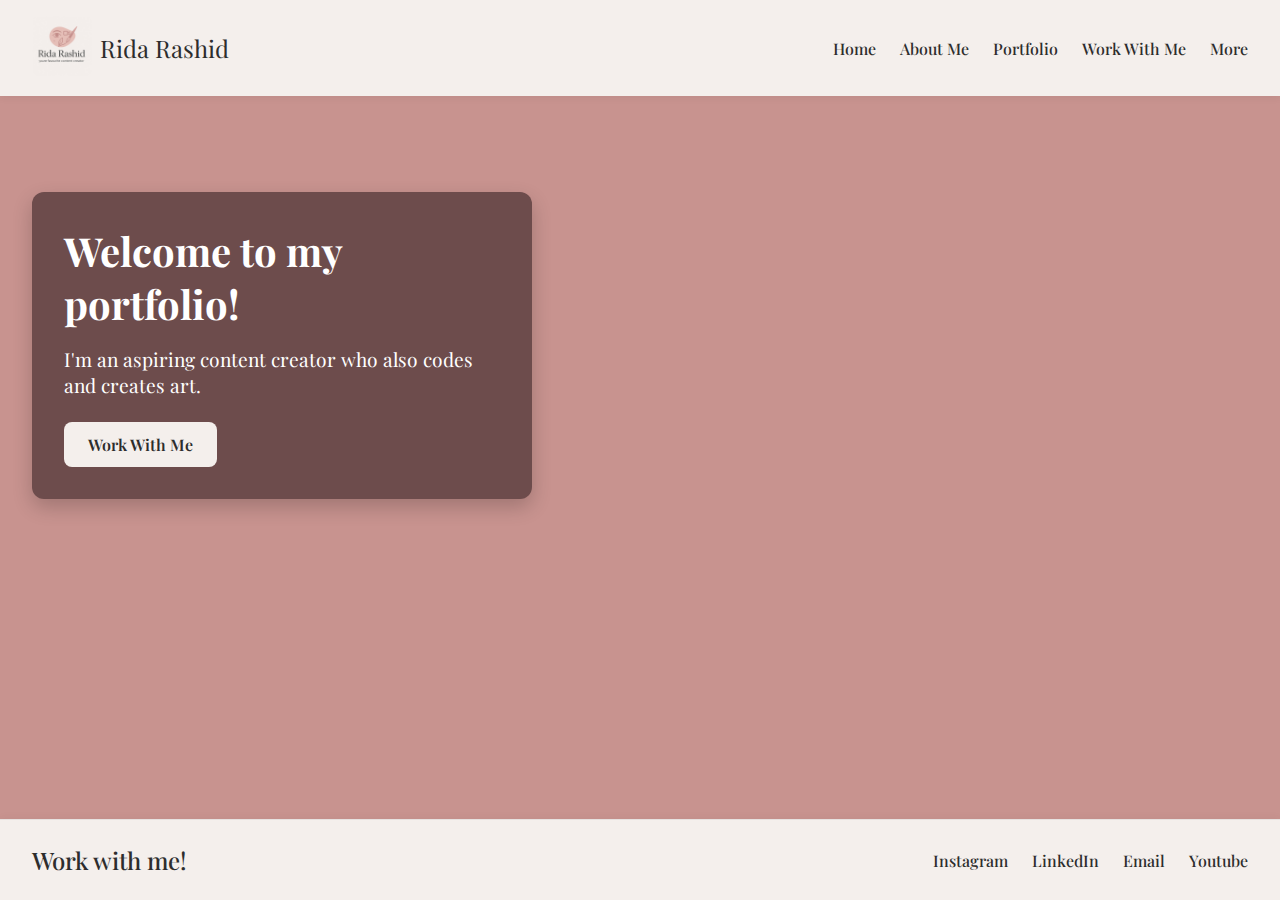
<file: index.html>
<!DOCTYPE html>
<html lang="en">
<head>
  <meta charset="UTF-8" />
  <meta name="viewport" content="width=device-width, initial-scale=1.0" />
  <title>Rida Rashid - Content Creator</title>
  <link href="https://fonts.googleapis.com/css2?family=Playfair+Display:wght@500;700&family=Inter:wght@400;600&display=swap" rel="stylesheet">
  <link rel="stylesheet" href="index.css">
</head>
<body>
<div class="wrapper">
  
    <nav>
        <div class="nav-logo-group">
          <a href="#home">
          <img src="logo.jpeg" alt="Logo" class="nav-logo-img" />
          </a>
          <span class="nav-logo-text">Rida Rashid</span>
        </div>

        <div class="nav-links">
          <a href="index.html">Home</a>
          <a href="about.html">About Me</a>
          <a href="portfolio.html">Portfolio</a>
          <a href="work.html">Work With Me</a>
          <a href="more.html">More</a>
        </div>
      </nav>

    <main>
      <header class="banner-video">
        <div class="overlay"></div>
        <div class="banner-content">
          <div class="text-box">
            <h1>Welcome to my portfolio!</h1>
            <p>I'm an aspiring content creator who also codes and creates art.</p>
            <a href="work.html" class="hero-btn">Work With Me</a>
          </div>
          
    <div class="big-card">
      <div class="big-card-text">Hey There!</div>
    </div>
        </div>
      </header>
    </main>

    <footer>
      <div class="footer-content">
        <div class="footer-logo">Work with me!</div>
      <div class="footer-links">
        <a href="https://www.instagram.com/urfavv006/" target="_blank">Instagram</a>
        <a href="https://www.linkedin.com/feed/" target="_blank">LinkedIn</a>
        <a href="rii.ae71@gmail.com">Email</a>
        <a href="https://www.youtube.com/@Riiae">Youtube</a>
      </div>
      </div>
    </footer>
</div>
</body>
</html>
</file>
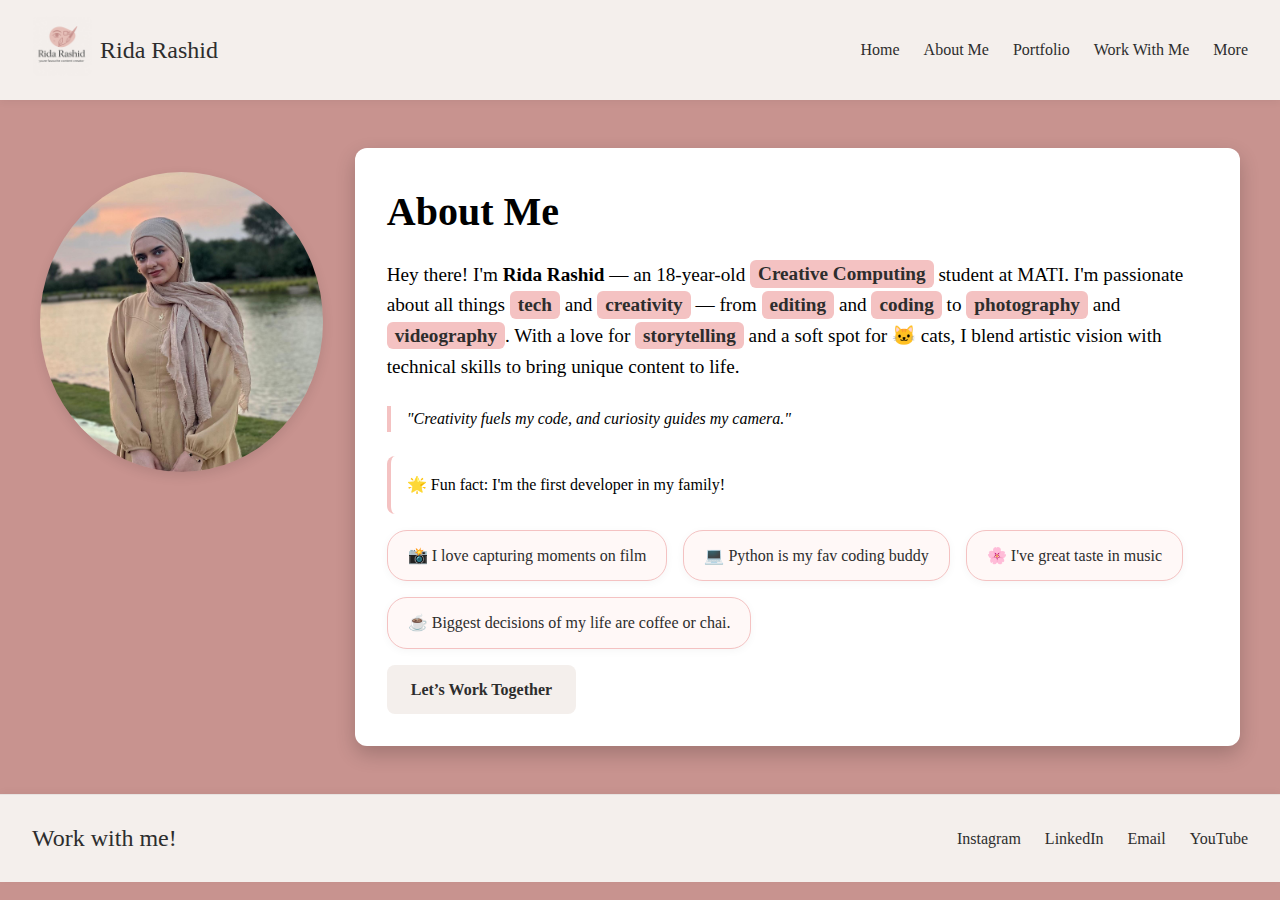
<file: about.html>
<!DOCTYPE html>
<html lang="en">
<head>
  <meta charset="UTF-8" />
  <meta name="viewport" content="width=device-width, initial-scale=1.0"/>
  <title>About Me - Rida Rashid</title>
  <link rel="stylesheet" href="about.css" />
</head>
<body>
  <nav>
    <div class="nav-logo-group">
      <a href="home.html">
        <img src="logo.jpeg" alt="Logo" class="nav-logo-img" />
      </a>
      <span class="nav-logo-text">Rida Rashid</span>
    </div>
    <div class="nav-links">
      <a href="index.html">Home</a>
      <a href="about.html">About Me</a>
      <a href="portfolio.html">Portfolio</a>
      <a href="work.html">Work With Me</a>
      <a href="more.html">More</a>
    </div>
  </nav>

  <main>
    <section class="about-layout">
      <img src="pfp.jpeg" alt="Rida Rashid" class="profile-img" />
      
      <div class="about-box">
        <h1>About Me</h1>
        <p>
          Hey there! I'm <strong>Rida Rashid</strong> — an 18-year-old <span class="highlight">Creative Computing</span> student at MATI.  
          I'm passionate about all things <span class="highlight">tech</span> and <span class="highlight">creativity</span> — from  
          <span class="highlight">editing</span> and <span class="highlight">coding</span> to <span class="highlight">photography</span> and <span class="highlight">videography</span>.  
          With a love for <span class="highlight">storytelling</span> and a soft spot for 🐱 cats, I blend artistic vision with technical skills  
          to bring unique content to life.
        </p>
        <blockquote class="motto">
          "Creativity fuels my code, and curiosity guides my camera."
        </blockquote>
        <div class="fun-fact">
          🌟 Fun fact: I'm the first developer in my family!
        </div>
        <div class="info-bubbles">
  <div class="bubble">📸 I love capturing moments on film</div>
  <div class="bubble">💻 Python is my fav coding buddy</div>
  <div class="bubble">🌸 I've great taste in music</div>
  <div class="bubble">☕ Biggest decisions of my life are coffee or chai.</div>
</div>

        <a href="work.html" class="hero-btn">Let’s Work Together</a>
      </div>
    </section>
  </main>

  <footer>
    <div class="footer-content">
      <div class="footer-logo">Work with me!</div>
      <div class="footer-links">
        <a href="https://www.instagram.com/urfavv006/" target="_blank">Instagram</a>
        <a href="https://www.linkedin.com/feed/" target="_blank">LinkedIn</a>
        <a href="mailto:rii.ae71@gmail.com">Email</a>
        <a href="https://www.youtube.com/@Riiae" target="_blank">YouTube</a>
      </div>
    </div>
  </footer>
</body>
</html>
</file>
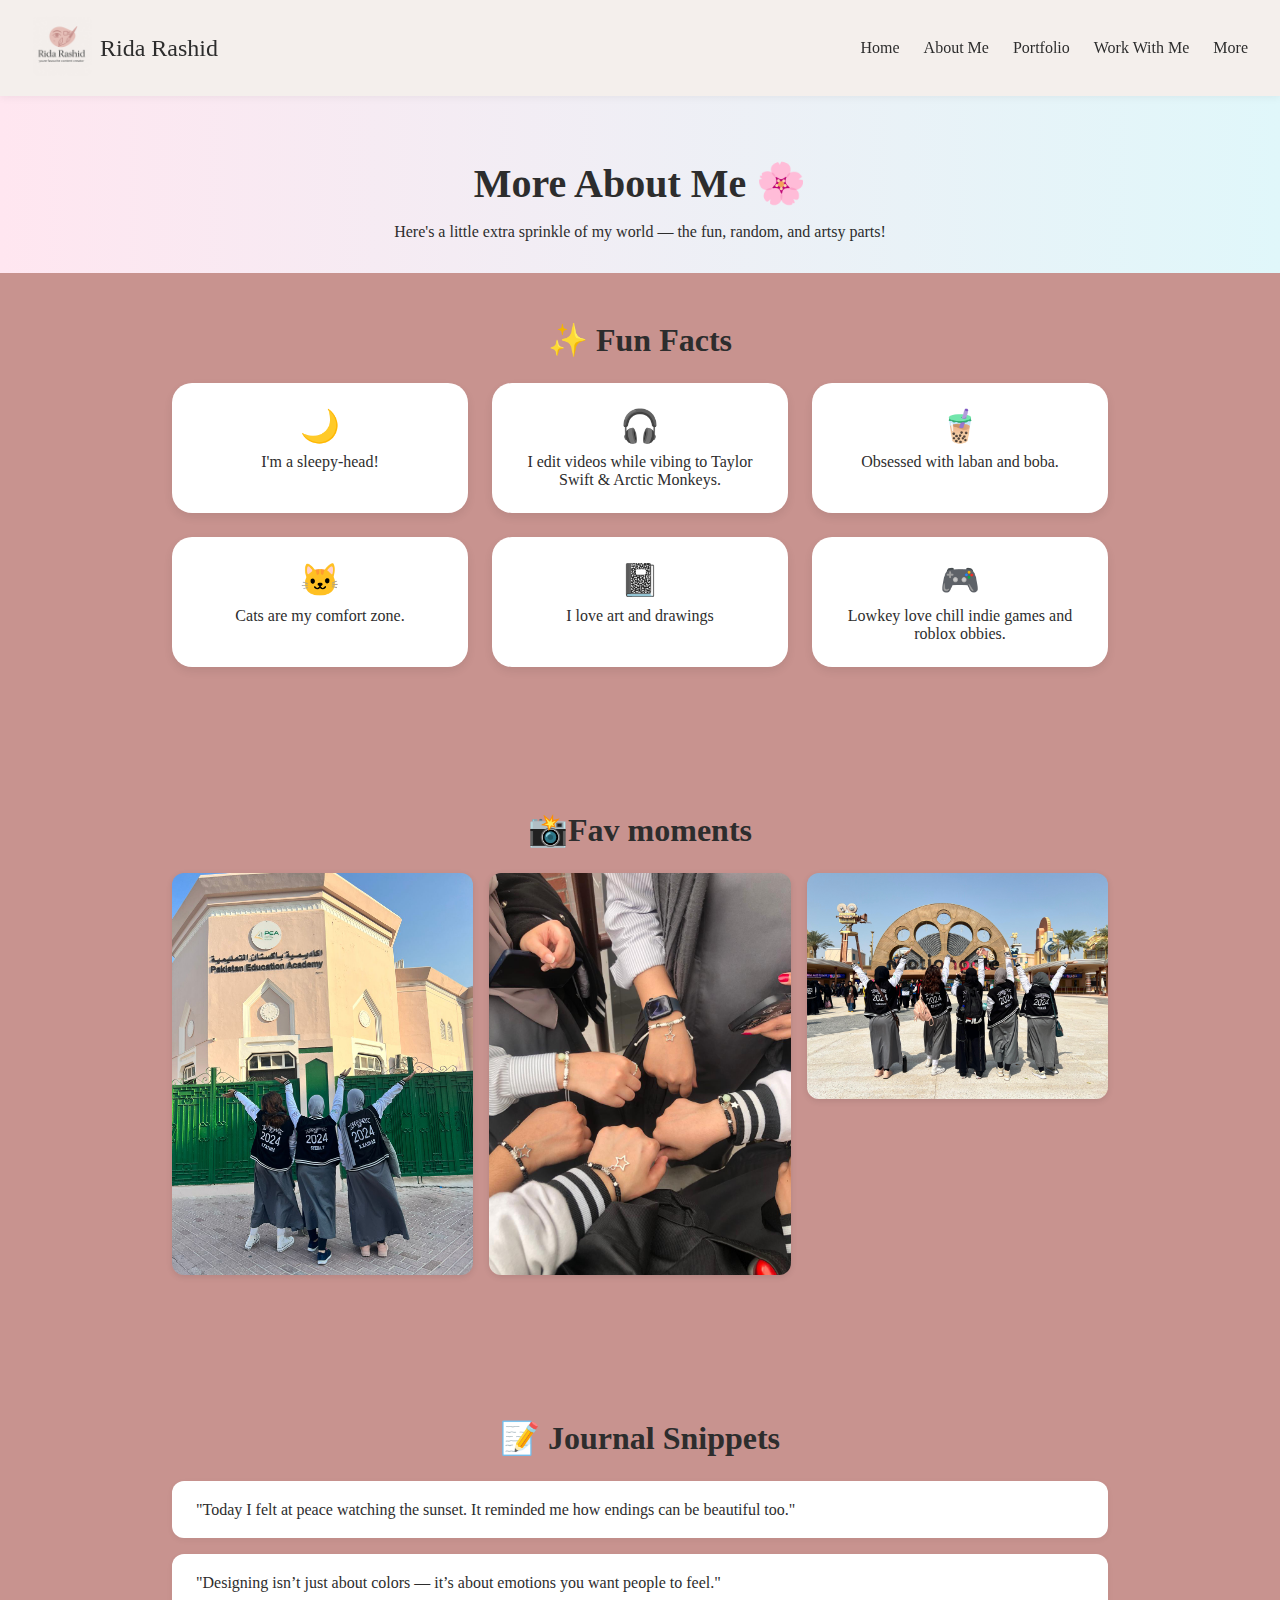
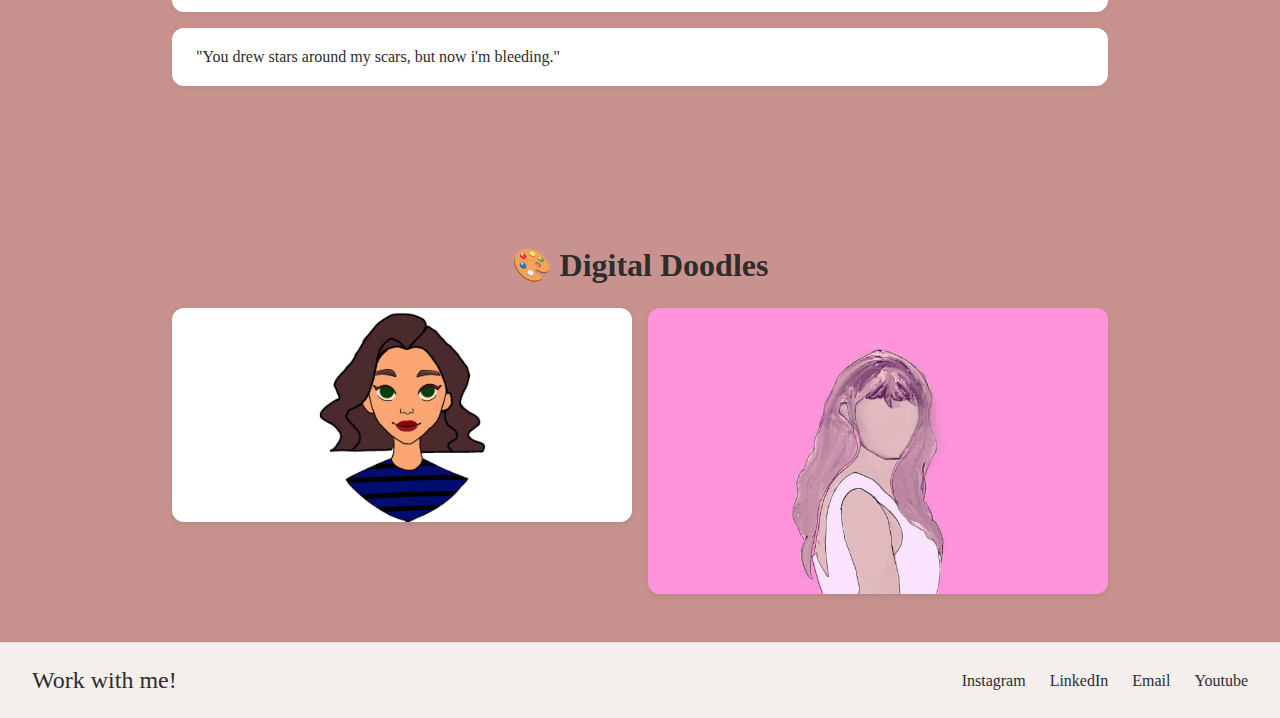
<file: more.html>
<!DOCTYPE html>
<html lang="en">
<head>
    <meta charset="UTF-8">
    <meta name="viewport" content="width=device-width, initial-scale=1.0">
    <title>Document</title>
    <link rel="stylesheet" href="more.css">
</head>
<body>
<!--consistent nav bar-->
    <nav>
        <div class="nav-logo-group">
          <a href="index.html">
          <img src="logo.jpeg" alt="Logo" class="nav-logo-img" />
          </a>
          <span class="nav-logo-text">Rida Rashid</span>
          
        </div>
        <div class="nav-links">
          <a href="index.html">Home</a>
          <a href="about.html">About Me</a>
          <a href="portfolio.html">Portfolio</a>
          <a href="work.html">Work With Me</a>
          <a href="more.html">More</a>
        </div>
      </nav>
  <header>
          <h1>More About Me 🌸</h1>
    <p>Here's a little extra sprinkle of my world — the fun, random, and artsy parts!</p>
  </header>
<!--fun facts section-->
  <section class="fun-facts">
    <h2 class="section-title">✨ Fun Facts</h2>
    <div class="fun-facts-grid">
      <div class="fact-tile"><span>🌙</span> I'm a sleepy-head!</div>
      <div class="fact-tile"><span>🎧</span> I edit videos while vibing to Taylor Swift & Arctic Monkeys.</div>
      <div class="fact-tile"><span>🧋</span> Obsessed with laban and boba.</div>
      <div class="fact-tile"><span>🐱</span> Cats are my comfort zone.</div>
      <div class="fact-tile"><span>📓</span> I love art and drawings</div>
      <div class="fact-tile"><span>🎮</span> Lowkey love chill indie games and roblox obbies.</div>
    </div>
  </section>
<!--pic gallery section-->
  <section class="gallery">
    <h2 class="section-title">📸Fav moments</h2>
    <div class="gallery-grid">
      <img src="meow1.jpg" alt="Travel 1">
      <img src="meow2.jpg" alt="Travel 2">
      <img src="meow3.jpg" alt="Travel 3">
    </div>
  </section>
<!--journal section-->
  <section class="journal">
    <h2 class="section-title">📝 Journal Snippets</h2>
    <p>"Today I felt at peace watching the sunset. It reminded me how endings can be beautiful too."</p>
    <p>"Designing isn’t just about colors — it’s about emotions you want people to feel."</p>
    <p>"You drew stars around my scars, but now i'm bleeding."</p>

  </section>
<!--doodles section-->
  <section class="doodles">
    <h2 class="section-title">🎨 Digital Doodles</h2>
    <div class="doodle-grid">
      <img src="draw1.jpeg" alt="Doodle 1">
      <img src="draw2.jpeg" alt="Doodle 2">
    </div>
  </section>
  <!--footer-->
    <footer>
      <div class="footer-content">
        <div class="footer-logo">Work with me!</div>
      <div class="footer-links">
        <a href="https://www.instagram.com/urfavv006/" target="_blank">Instagram</a>
        <a href="https://www.linkedin.com/feed/" target="_blank">LinkedIn</a>
        <a href="rii.ae71@gmail.com">Email</a>
        <a href="https://www.youtube.com/@Riiae">Youtube</a>
      </div>
      </div>
    </footer>
    
</body>
</html>
</file>
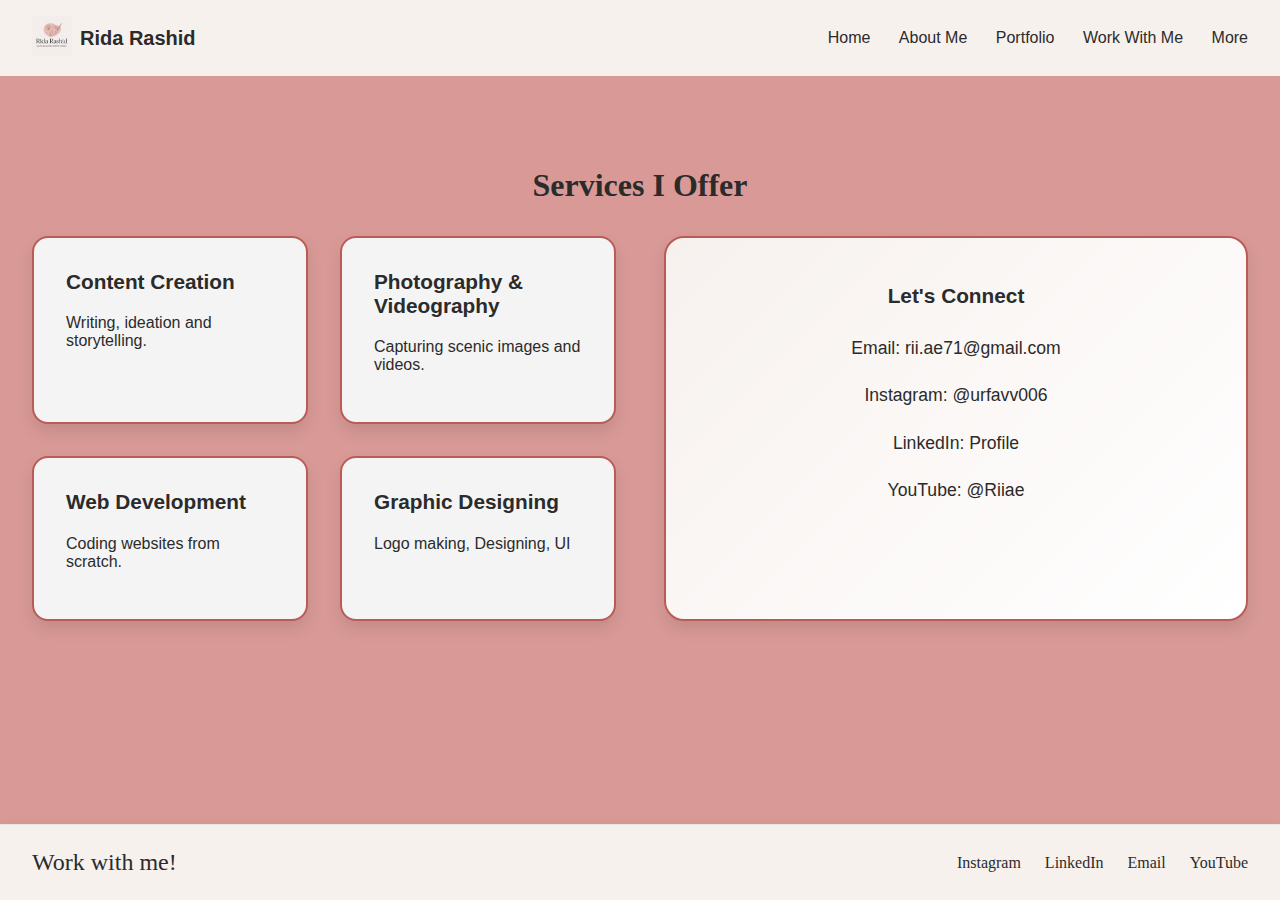
<file: work.html>
<!DOCTYPE html>
<html lang="en">
<head>
  <meta charset="UTF-8" />
  <meta name="viewport" content="width=device-width, initial-scale=1.0"/>
  <title>Work With Me</title>
  <link rel="stylesheet" href="work.css" />
</head>
<body>
  <nav>
    <div class="nav-logo-group">
      <a href="index.html">
        <img src="logo.jpeg" alt="Logo" class="nav-logo-img" />
      </a>
      <span class="nav-logo-text">Rida Rashid</span>
    </div>
    <div class="nav-links">
      <a href="index.html">Home</a>
      <a href="about.html">About Me</a>
      <a href="portfolio.html">Portfolio</a>
      <a href="work.html">Work With Me</a>
      <a href="more.html">More</a>
    </div>
  </nav>

  <main class="main-content">
  <section class="work-with-me">
  <h2>Services I Offer</h2>
  <div class="content-wrapper">
    <div class="services-grid">
      <div class="card">
        <h3>Content Creation</h3>
        <p>Writing, ideation and storytelling.</p>
      </div>
      <div class="card">
        <h3>Photography & Videography</h3>
        <p>Capturing scenic images and videos.</p>
      </div>
      <div class="card">
        <h3>Web Development</h3>
        <p>Coding websites from scratch.</p>
      </div>
      <div class="card">
        <h3>Graphic Designing</h3>
        <p>Logo making, Designing, UI</p>
      </div>
    </div>

    <div class="contact-card">
      <h3>Let's Connect</h3>
      <p>Email: rii.ae71@gmail.com</p>
      <p>Instagram: @urfavv006</p>
      <p>LinkedIn: Profile</p>
      <p>YouTube: @Riiae</p>
  </div>
</section>
</main>

  <footer>
    <div class="footer-content">
      <div class="footer-logo">Work with me!</div>
      <div class="footer-links">
        <a href="https://www.instagram.com/urfavv006/" target="_blank">Instagram</a>
        <a href="https://www.linkedin.com/feed/" target="_blank">LinkedIn</a>
        <a href="mailto:rii.ae71@gmail.com">Email</a>
        <a href="https://www.youtube.com/@Riiae" target="_blank">YouTube</a>
      </div>
    </div>
  </footer>

</body>
</html>
</file>
<file: index.css>
:root {
  --primary: #2d2d2d;
  --text-dark: #2d2d2d;
  --background: rgba(200, 147, 143, 1);
}

* {
  margin: 0;
  padding: 0;
  box-sizing: border-box;
}

html, body {
  height: 100%;
  scroll-behavior: smooth;
  font-family: 'Playfair Display', serif;
  background-color: var(--background);
  color: var(--text-dark);
}

/* NAVIGATION STYLES */
nav {
  background-color: rgba(244, 239, 236, 1);
  padding: 1rem 2rem;
  display: flex;
  justify-content: space-between;
  align-items: center;
  box-shadow: 0 2px 8px rgba(0,0,0,0.05);
  position: sticky;
  top: 0;
  z-index: 1000;
}

.nav-logo-group {
  display: flex;
  align-items: center;
  gap: 0.5rem;
}

.nav-logo-img {
  height: 60px;
  width: auto;
  border-radius: 8px;
}

.nav-logo-text {
  font-family: 'Playfair Display', serif;
  font-size: 1.5rem;
  color: var(--primary);
}

.nav-links {
  display: flex;
  gap: 1.5rem;
}

.nav-links a {
  text-decoration: none;
  color: var(--text-dark);
  font-weight: 500;
  position: relative;
  transition: color 0.3s;
}

.nav-links a:hover {
  color: var(--primary);
}

.nav-links a::after {
  content: '';
  position: absolute;
  bottom: -4px;
  left: 0;
  width: 0%;
  height: 2px;
  background-color: var(--primary);
  transition: width 0.3s ease;
}

.nav-links a:hover::after {
  width: 100%;
}

/* WRAPPER & MAIN */
.wrapper {
  display: flex;
  flex-direction: column;
  min-height: 100vh;
}

main {
  flex: 1;
}

/* BANNER STYLES */
.banner-video {
  position: relative;
  padding: 2rem 0;
  background-color: var(--background); /* since you’re not using a video */
  display: flex;
  align-items: center;
  justify-content: flex-start; /* align content to the left */
}

.banner-content {
  display: flex;
  justify-content: space-between;
  align-items: stretch;
  width: 100%;
  padding: 0 2rem;
  margin-top: 4rem;
  flex-wrap: wrap;
  gap: 1.5rem;
}

.big-card {
  background-color: #f4efec;
  border-radius: 12px;
  box-shadow: 0 8px 20px rgba(0, 0, 0, 0.1);
  padding: 2rem;
  display: flex;
  align-items: center;
  justify-content: center;
  flex: 1;
  animation: floatUp 1.4s ease-out forwards;
  animation-delay: 0.6s;
  opacity: 0;
  transform: translateY(30px);
}

.big-card-text {
  font-family: 'Playfair Display', serif;
  font-size: 3.5rem;
  font-weight: 700;
  color: #6d4c4c;
  text-align: center;
}


@keyframes floatUp {
  to {
    opacity: 1;
    transform: translateY(0);
  }
}

.text-box {
  background-color: #6d4c4c;
  color: white;
  padding: 2rem;
  border-radius: 12px;
  max-width: 500px;
  box-shadow: 0 8px 20px rgba(0, 0, 0, 0.2);
  font-family: 'Playfair Display', serif;
  flex: 1;
}

.text-box h1 {
  font-size: 2.5rem;
  margin-bottom: 1rem;
}

.text-box p {
  font-size: 1.2rem;
  margin-bottom: 1.5rem;
}

.hero-btn {
  display: inline-block;
  padding: 0.75rem 1.5rem;
  background-color: #f4efec;
  color: #2d2d2d;
  font-weight: 600;
  text-decoration: none;
  border-radius: 8px;
  transition: background-color 0.3s ease;
}

.hero-btn:hover {
  background-color: #ffffff;
}

/* RESPONSIVE HERO */
@media (max-width: 768px) {
  .banner-content {
    left: 50%;
    transform: translate(-50%, -50%);
    padding: 1rem;
  }

  .banner-content .text-box {
    text-align: center;
    padding: 1.5rem;
  }

  .banner-content h1 {
    font-size: 2.2rem;
  }

  .banner-content p {
    font-size: 1rem;
  }
}

footer {
  background-color: rgba(244, 239, 236, 1);
  color: var(--text-dark);
  font-family: 'Playfair Display', serif;
  padding: 1.5rem 2rem;
  border-top: 1px solid rgba(0, 0, 0, 0.05);
  box-shadow: 0 -2px 8px rgba(0, 0, 0, 0.03);
}

.footer-content {
  display: flex;
  justify-content: space-between;
  align-items: center;
  flex-wrap: wrap;
}

.footer-logo {
  font-size: 1.5rem;
  font-weight: 500;
}

.footer-links {
  display: flex;
  gap: 1.5rem;
  flex-wrap: wrap;
}

.footer-links a {
  text-decoration: none;
  color: var(--text-dark);
  font-weight: 500;
  position: relative;
  transition: color 0.3s ease;
}

.footer-links a:hover {
  color: var(--primary);
}

.footer-links a::after {
  content: '';
  position: absolute;
  bottom: -4px;
  left: 0;
  width: 0%;
  height: 2px;
  background-color: var(--primary);
  transition: width 0.3s ease;
}

.footer-links a:hover::after {
  width: 100%;
}
</file>
<file: about.css>
:root {
  --primary: #2d2d2d;
  --text-dark: #2d2d2d;
  --background: #fef7f6;
  --accent: #f4c2c2;
  --soft: #fff8f7;
}

* {
  margin: 0;
  padding: 0;
  box-sizing: border-box;
}

body {
  font-family: 'Playfair Display', serif;
  background-color:rgba(200, 147, 143, 1);
  color: var(--text-dark);
  line-height: 1.6;
}

nav {
  background-color: rgba(244, 239, 236, 1);
  padding: 1rem 2rem;
  display: flex;
  justify-content: space-between;
  align-items: center;
  box-shadow: 0 2px 8px rgba(0,0,0,0.05);
  position: sticky;
  top: 0;
  z-index: 1000;
}

.nav-logo-group {
  display: flex;
  align-items: center;
  gap: 0.5rem;
}

.nav-logo-img {
  height: 60px;
  width: auto;
  border-radius: 8px;
}

.nav-logo-text {
  font-family: 'Playfair Display', serif;
  font-size: 1.5rem;
  color: var(--primary);
}

.nav-links {
  display: flex;
  gap: 1.5rem;
}

.nav-links a {
  text-decoration: none;
  color: var(--text-dark);
  font-weight: 500;
  position: relative;
  transition: color 0.3s;
}

.nav-links a:hover {
  color: var(--primary);
}

.nav-links a::after {
  content: '';
  position: absolute;
  bottom: -4px;
  left: 0;
  width: 0%;
  height: 2px;
  background-color: var(--primary);
  transition: width 0.3s ease;
}

.nav-links a:hover::after {
  width: 100%;
}

/* ABOUT LAYOUT */
.about-layout {
  display: flex;
  gap: 2rem;
  align-items: flex-start;
  padding: 3rem 0 3rem 1rem;
  max-width: 1200px;
  margin: 0 auto;
}

.profile-img {
  width: 300px;
  height: 300px;
  border-radius: 50%;
  object-fit: cover;
  box-shadow: 0 4px 12px rgba(0, 0, 0, 0.1);
  margin-left: -1rem;
  margin-top: 1.5rem;
}


.about-box {
  background-color: white; /* dark mauve */
  color: black;
  padding: 2rem;
  border-radius: 12px;
  max-width: 1200px;
  box-shadow: 0 8px 20px rgba(0, 0, 0, 0.2);
  font-family: 'Playfair Display', serif;
  border: none;
}

.about-box h1 {
  font-size: 2.5rem;
  margin-bottom: 1rem;
  color: black;
}

.about-box p {
  font-size: 1.2rem;
  margin-bottom: 1.5rem;
  color: black; /* soft white-pink */
}

.highlight {
  background-color: #f4c2c2; /* soft pink */
  color: #2d2d2d;
  padding: 0.2rem 0.5rem;
  border-radius: 6px;
  font-weight: 600;
}


.motto {
  font-style: italic;
  background-color: rgba(255, 255, 255, 0.1);
  border-left: 4px solid #f4c2c2;
  padding-left: 1rem;
  margin: 1.5rem 0;
  color: black3;
}

.fun-fact {
  background-color: rgba(255, 255, 255, 0.08);
  padding: 1rem;
  border-left: 4px solid #f4c2c2;
  border-radius: 8px;
  margin-bottom: 1rem;
  color: black;
  font-weight: 500;
}

.info-bubbles {
  display: flex;
  flex-wrap: wrap;
  gap: 1rem;
  margin-top: 1rem;
}

.bubble {
  background-color: var(--soft);
  padding: 0.75rem 1.25rem;
  border-radius: 20px;
  font-size: 1rem;
  font-weight: 500;
  color: var(--text-dark);
  box-shadow: 0 2px 8px rgba(0, 0, 0, 0.04);
  border: 1.5px solid var(--accent);
}


.hero-btn {
  display: inline-block;
  margin-top: 1rem;
  padding: 0.75rem 1.5rem;
  background-color: #f4efec;
  color: var(--text-dark);
  font-weight: 600;
  text-decoration: none;
  border-radius: 8px;
  transition: background-color 0.3s ease;
}

.hero-btn:hover {
  background-color: #ffffff;
}

footer {
  background-color: rgba(244, 239, 236, 1);
  color: var(--text-dark);
  font-family: 'Playfair Display', serif;
  padding: 1.5rem 2rem;
  border-top: 1px solid rgba(0, 0, 0, 0.05);
  box-shadow: 0 -2px 8px rgba(0, 0, 0, 0.03);
}

.footer-content {
  display: flex;
  justify-content: space-between;
  align-items: center;
  flex-wrap: wrap;
}

.footer-logo {
  font-size: 1.5rem;
  font-weight: 500;
}

.footer-links {
  display: flex;
  gap: 1.5rem;
  flex-wrap: wrap;
}

.footer-links a {
  text-decoration: none;
  color: var(--text-dark);
  font-weight: 500;
  position: relative;
  transition: color 0.3s ease;
}

.footer-links a:hover {
  color: var(--primary);
}

.footer-links a::after {
  content: '';
  position: absolute;
  bottom: -4px;
  left: 0;
  width: 0%;
  height: 2px;
  background-color: var(--primary);
  transition: width 0.3s ease;
}

.footer-links a:hover::after {
  width: 100%;
}
/* RESPONSIVE */
@media (max-width: 768px) {
  .about-layout {
    flex-direction: column;
    align-items: center;
    text-align: center;
    padding: 2rem 1rem;
  }

  .profile-img {
    margin-bottom: 1.5rem;
  }

  .about-box {
    width: 100%;
  }
}
</file>
<file: more.css>
:root {
    --primary: #2d2d2d;
    --text-dark: #2d2d2d;
    --background: rgba(200, 147, 143, 1);
  }
  
  * {
    margin: 0;
    padding: 0;
    box-sizing: border-box;
  }
  
  html {
    scroll-behavior: smooth;
  }
  
  body {
    font-family: 'Playfair Display', serif;
    background-color: var(--background);
    color: var(--text-dark);
  }
/*nav*/
nav {
    background-color: rgba(244, 239, 236, 1);
    padding: 1rem 2rem;
    display: flex;
    justify-content: space-between;
    align-items: center;
    box-shadow: 0 2px 8px rgba(0,0,0,0.05);
    position: sticky;
    top: 0;
    z-index: 1000;
  }
  
  .nav-logo-group {
    display: flex;
    align-items: center;
    gap: 0.5rem;
  }
  
  .nav-logo-img {
    height: 60px;
    width: auto;
    border-radius: 8px;
  }
  
  .nav-logo-text {
    font-family: 'Playfair Display', serif;
    font-size: 1.5rem;
    color: var(--primary);
  }
  
  .nav-links {
    display: flex;
    gap: 1.5rem;
  }
  
  .nav-links a {
    text-decoration: none;
    color: var(--text-dark);
    font-weight: 500;
    position: relative;
    transition: color 0.3s;
  }
  
  .nav-links a:hover {
    color: var(--primary);
  }
  
  .nav-links a::after {
    content: '';
    position: absolute;
    bottom: -4px;
    left: 0;
    width: 0%;
    height: 2px;
    background-color: var(--primary);
    transition: width 0.3s ease;
  }
  
  .nav-links a:hover::after {
    width: 100%;
  }


    header {
      text-align: center;
      padding: 4rem 2rem 2rem;
      background: linear-gradient(to right, #ffe6f0, #e0f7fa);
      animation: fadeIn 1.5s ease;
    }

    h1 {
      font-size: 2.5rem;
      margin-bottom: 1rem;
    }

    section {
      padding: 3rem 2rem;
      max-width: 1000px;
      margin: auto;
    }

    .section-title {
      font-size: 2rem;
      margin-bottom: 1.5rem;
      text-align: center;
    }

    /* styling*/
    .fun-facts-grid {
      display: grid;
      grid-template-columns: repeat(auto-fit, minmax(220px, 1fr));
      gap: 1.5rem;
    }

    .fact-tile {
      background-color: #fff;
      border-radius: 20px;
      padding: 1.5rem;
      box-shadow: 0 4px 10px rgba(0,0,0,0.08);
      text-align: center;
      transition: transform 0.3s ease;
    }

    .fact-tile:hover {
      transform: translateY(-5px);
    }

    .fact-tile span {
      font-size: 2rem;
      display: block;
      margin-bottom: 0.5rem;
    }

    .gallery, .journal, .doodles {
      margin-top: 3rem;
    }

    .gallery-grid, .doodle-grid {
      display: grid;
      grid-template-columns: repeat(auto-fit, minmax(250px, 1fr));
      gap: 1rem;
    }

    .gallery-grid img, .doodle-grid img {
      width: 100%;
      border-radius: 12px;
      box-shadow: 0 2px 6px rgba(0,0,0,0.1);
    }

    .journal p {
      background-color: #fff;
      padding: 1rem 1.5rem;
      border-radius: 12px;
      line-height: 1.6;
      box-shadow: 0 2px 6px rgba(0,0,0,0.05);
      margin-bottom: 1rem;
    }
/*responsive*/
    @keyframes fadeIn {
      from { opacity: 0; transform: translateY(10px); }
      to { opacity: 1; transform: translateY(0); }
    }

/*footer*/
  footer {
  background-color: rgba(244, 239, 236, 1);
  color: var(--text-dark);
  font-family: 'Playfair Display', serif;
  padding: 1.5rem 2rem;
  border-top: 1px solid rgba(0, 0, 0, 0.05);
  box-shadow: 0 -2px 8px rgba(0, 0, 0, 0.03);
}

.footer-content {
  display: flex;
  justify-content: space-between;
  align-items: center;
  flex-wrap: wrap;
}

.footer-logo {
  font-size: 1.5rem;
  font-weight: 500;
}

.footer-links {
  display: flex;
  gap: 1.5rem;
  flex-wrap: wrap;
}

.footer-links a {
  text-decoration: none;
  color: var(--text-dark);
  font-weight: 500;
  position: relative;
  transition: color 0.3s ease;
}

.footer-links a:hover {
  color: var(--primary);
}

.footer-links a::after {
  content: '';
  position: absolute;
  bottom: -4px;
  left: 0;
  width: 0%;
  height: 2px;
  background-color: var(--primary);
  transition: width 0.3s ease;
}

.footer-links a:hover::after {
  width: 100%;
}
</file>
<file: work.css>
:root {
  --primary: #ba5b57;
  --background: #d99a97;
  --card-bg: #f4f4f4;
  --text-dark: #2b2b2b;
  --accent: #f7f1ee;
  --transition-speed: 0.3s;
}

body {
  font-family: 'Georgia', 'Segoe UI', sans-serif;
  background-color: var(--background);
  color: var(--text-dark);
  margin: 0;
  padding: 0;
  transition: background-color var(--transition-speed), color var(--transition-speed);
   display: flex;
  flex-direction: column;
}

html, body {
  height: 100%;
}

main {
  flex: 1;
}


/* NAVIGATION */
nav {
  display: flex;
  justify-content: space-between;
  align-items: center;
  padding: 1rem 2rem;
  background: var(--accent);
  flex-wrap: wrap;
}

.nav-logo-group {
  display: flex;
  align-items: center;
}

.nav-logo-img {
  width: 40px;
  margin-right: 0.5rem;
}

.nav-logo-text {
  font-size: 1.25rem;
  font-weight: bold;
}

.nav-links a {
  margin-left: 1.5rem;
  text-decoration: none;
  color: var(--text-dark);
  font-weight: 500;
  transition: color var(--transition-speed);
}

.nav-links a:hover {
  color: var(--primary);
}

/* SECTION */
.work-with-me {
  padding: 4rem 2rem;
}

.work-with-me h2 {
  font-size: 2rem;
  text-align: center;
  font-family: 'Playfair Display', serif;
  margin-bottom: 2rem;
}

/* GRID LAYOUT */
.content-wrapper {
  display: flex;
  gap: 3rem;
  margin-top: 2rem;
  flex-wrap: wrap;
}

.services-grid {
  display: grid;
  grid-template-columns: repeat(2, 1fr);
  gap: 2rem;
  flex: 1;
}

/* CARD STYLING */
.card, .contact-card {
  background-color: var(--card-bg);
  padding: 2rem;
  border-radius: 1rem; /* less round, more squared */
  box-shadow: 0 8px 16px rgba(0, 0, 0, 0.1);
  transition: transform var(--transition-speed), box-shadow var(--transition-speed);
   border: 2px solid var(--primary);
}

.card:hover, .contact-card:hover {
  transform: translateY(-4px);
  box-shadow: 0 12px 24px rgba(0, 0, 0, 0.15);
}

.card h3, .contact-card h3 {
  margin-top: 0;
  font-size: 1.3rem;
}

/* CONTACT CARD */
.contact-card {
  min-width: 350px;
  max-width: 500px;
  font-size: 1.1rem;
  line-height: 1.7;
  padding: 2.5rem;
  border-radius: 1.25rem;
  flex-grow: 1;
  text-align: center; /* 👈 Center the text */
  background: linear-gradient(135deg, #f7f1ee, #ffffff);
  border: 2px solid var(--primary);
}


.contact-card a {
  color: var(--primary);
  text-decoration: none;
  font-weight: 500;
}

.contact-card a:hover {
  text-decoration: underline;
}

/* FOOTER */
footer {
  background-color: var(--accent);
  color: var(--text-dark);
  font-family: 'Playfair Display', serif;
  padding: 1.5rem 2rem;
  border-top: 1px solid rgba(0, 0, 0, 0.05);
  box-shadow: 0 -2px 8px rgba(0, 0, 0, 0.03);
}

.footer-content {
  display: flex;
  justify-content: space-between;
  align-items: center;
  flex-wrap: wrap;
}

.footer-logo {
  font-size: 1.5rem;
  font-weight: 500;
}

.footer-links {
  display: flex;
  gap: 1.5rem;
  flex-wrap: wrap;
}

.footer-links a {
  text-decoration: none;
  color: var(--text-dark);
  font-weight: 500;
  position: relative;
  transition: color var(--transition-speed);
}

.footer-links a:hover {
  color: var(--primary);
}

.footer-links a::after {
  content: '';
  position: absolute;
  bottom: -4px;
  left: 0;
  width: 0%;
  height: 2px;
  background-color: var(--primary);
  transition: width var(--transition-speed);
}

.footer-links a:hover::after {
  width: 100%;
}

/* RESPONSIVENESS */
@media (max-width: 768px) {
  .content-wrapper {
    flex-direction: column;
    gap: 2rem;
  }

  .services-grid {
    grid-template-columns: 1fr;
  }

  nav {
    flex-direction: column;
    align-items: flex-start;
  }

  .nav-links {
    margin-top: 1rem;
    display: flex;
    flex-direction: column;
    gap: 0.5rem;
  }

  .footer-content {
    flex-direction: column;
    align-items: flex-start;
    gap: 1rem;
  }
}
</file>
